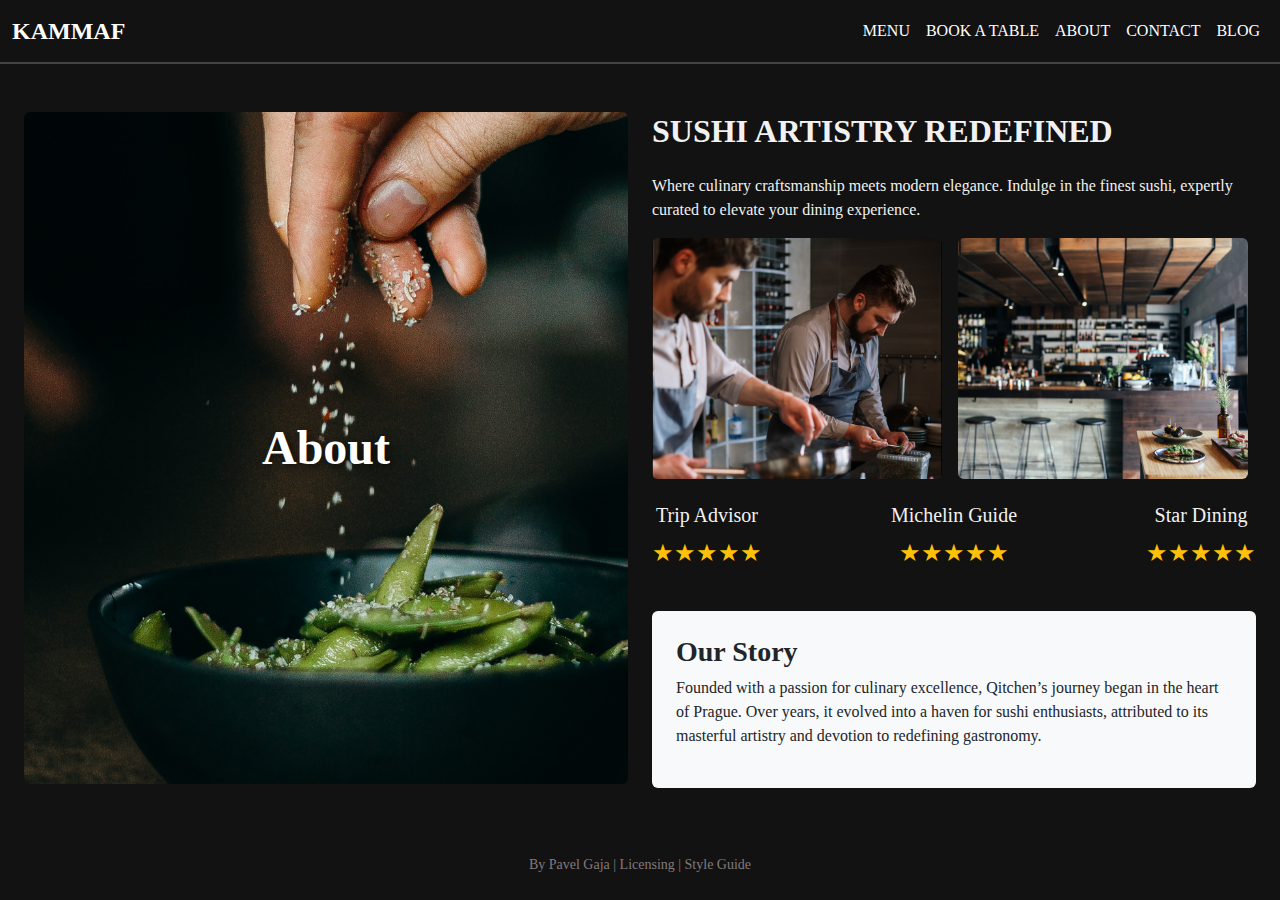
<file: about.html>
<!DOCTYPE html>
<html lang="en">
<head>
  <meta charset="UTF-8">
  <meta name="viewport" content="width=device-width, initial-scale=1.0">
  <title>Qitchen - About</title>
  <link
    href="https://cdn.jsdelivr.net/npm/bootstrap@5.3.0-alpha1/dist/css/bootstrap.min.css"
    rel="stylesheet"
  >
  <link rel="stylesheet" href="aboutStyles.css">
  <style>
    .position-relative {
      position: relative;
    }

    .about-text {
      position: absolute;
      top: 50%;
      left: 50%;
      transform: translate(-50%, -50%);
      color: white;
      font-size: 3rem;
      font-weight: bold;
      z-index: 10;
      text-shadow: 2px 2px 8px rgba(0, 0, 0, 0.7);
    }

    .img-fluid {
      position: relative;
      z-index: 1;
    }
  </style>
</head>
<body>
  <!-- Navbar -->
  <header class="header navbar navbar-expand-lg navbar-dark bg-dark">
    <div class="container-fluid">
        <a class="navbar-brand" href="index.html">KAMMAF</a>
        <button class="navbar-toggler" type="button" data-bs-toggle="collapse" data-bs-target="#navbarNav">
            <span class="navbar-toggler-icon"></span>
        </button>
        <div class="collapse navbar-collapse" id="navbarNav">
            <ul class="navbar-nav ms-auto">
                <li class="nav-item"><a class="nav-link" href="menu.html">Menu</a></li>
                <li class="nav-item"><a class="nav-link" href="Rezervim.html">Book a Table</a></li>
                <li class="nav-item"><a class="nav-link" href="about.html">About</a></li>
                <li class="nav-item"><a class="nav-link" href="contact.html">Contact</a></li>
                <li class="nav-item"><a class="nav-link" href="blogindex.html">Blog</a></li>
            </ul>
        </div>
    </div>
</header>

  <!-- Main Content -->
  <div class="container-fluid px-4 py-5 bg-dark text-light">
    <div class="row align-items-start">
      <!-- Left Section -->
      <div class="col-lg-6 position-relative text-center text-lg-start">
        <h1 class="about-text">About</h1> <!-- Positioned directly on the image -->
        <img src="image.png" alt="Food Image" class="img-fluid rounded w-100">
      </div>
      

      <!-- Right Section -->
      <div class="col-lg-6">
        <!-- Title -->
        <h2 class="text-uppercase mb-4">Sushi Artistry Redefined</h2>
        <p>Where culinary craftsmanship meets modern elegance. Indulge in the finest sushi, expertly curated to elevate your dining experience.</p>

        <!-- Two Images Side by Side -->
        <div class="d-flex gap-3 mb-4">
          <img src="image1.png" alt="Interior Image" class="rounded" style="width: 48%; height: auto;">
          <img src="image2.png" alt="Interior Image" class="rounded" style="width: 48%; height: auto;">
        </div>

        <!-- Highlights Section -->
       <div class="d-flex justify-content-between text-center mb-4">
  <div>
    <h5>Trip Advisor</h5>
    <p style="color: #ffc107; font-size: 1.5rem;">★★★★★</p><!-- Yellow stars -->
  </div>
  <div>
    <h5>Michelin Guide</h5>
    <p style="color: #ffc107; font-size: 1.5rem;">★★★★★</p> <!-- Yellow stars -->
  </div>
  <div>
    <h5>Star Dining</h5>
    <p style="color: #ffc107; font-size: 1.5rem;">★★★★★</p> <!-- Yellow stars -->
  </div>
</div>

        <!-- Our Story -->
        <div class="bg-light text-dark p-4 rounded">
          <h3>Our Story</h3>
          <p>Founded with a passion for culinary excellence, Qitchen’s journey began in the heart of Prague. Over years, it evolved into a haven for sushi enthusiasts, attributed to its masterful artistry and devotion to redefining gastronomy.</p>
        </div>
      </div>
    </div>
  </div>

  <!-- Footer -->
  <footer class="bg-dark text-light text-center py-3">
    <small>By Pavel Gaja | Licensing | Style Guide</small>
  </footer>

  <script src="https://cdn.jsdelivr.net/npm/bootstrap@5.3.0-alpha1/dist/js/bootstrap.bundle.min.js"></script>
</body>
</html>
</file>
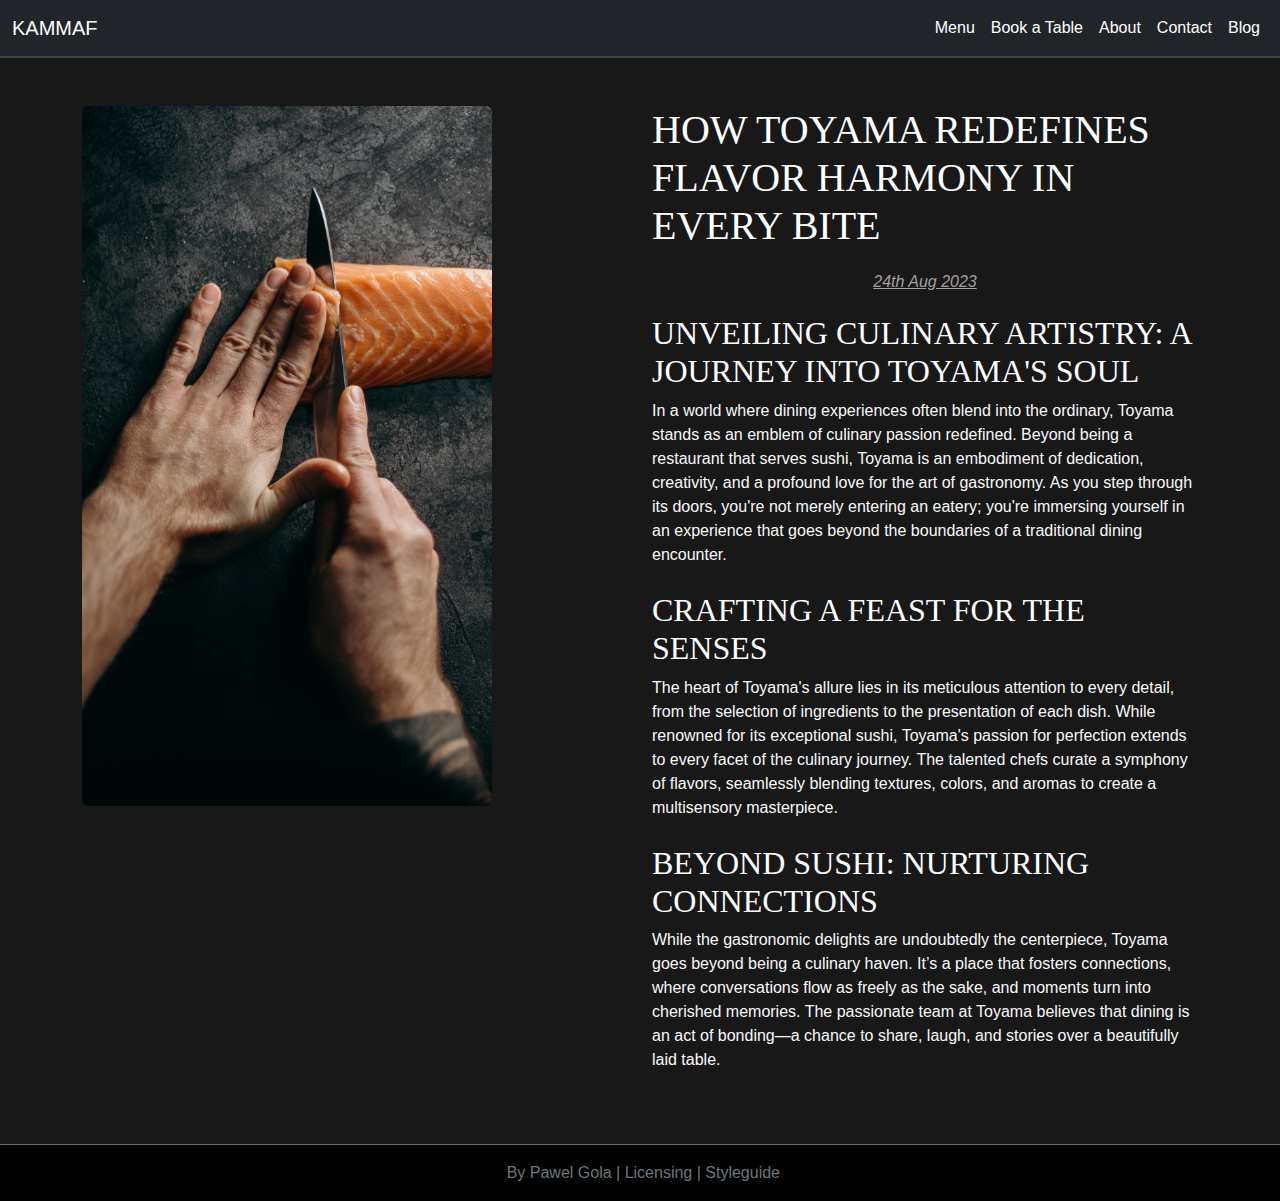
<file: blogindex.html>
<!DOCTYPE html>
<html lang="en">
<head>
  <meta charset="UTF-8">
  <meta name="viewport" content="width=device-width, initial-scale=1.0">
  <title>Toyama</title>
  <link href="https://cdn.jsdelivr.net/npm/bootstrap@5.3.2/dist/css/bootstrap.min.css" rel="stylesheet">
  <link rel="stylesheet" href="blogstyles.css">
</head>
<body>
 
  <header class="header navbar navbar-expand-lg navbar-dark bg-dark">
    <div class="container-fluid">
        <a class="navbar-brand" href="index.html">KAMMAF</a>
        <button class="navbar-toggler" type="button" data-bs-toggle="collapse" data-bs-target="#navbarNav">
            <span class="navbar-toggler-icon"></span>
        </button>
        <div class="collapse navbar-collapse" id="navbarNav">
            <ul class="navbar-nav ms-auto">
                <li class="nav-item"><a class="nav-link" href="menu.html">Menu</a></li>
                <li class="nav-item"><a class="nav-link" href="Rezervim.html">Book a Table</a></li>
                <li class="nav-item"><a class="nav-link" href="about.html">About</a></li>
                <li class="nav-item"><a class="nav-link" href="contact.html">Contact</a></li>
                <li class="nav-item"><a class="nav-link" href="blogindex.html">Blog</a></li>
            </ul>
        </div>
    </div>
</header>

  
  <main class="container my-5">
    <div class="row">
     
      <div class="col-md-6">
        <img src="salmon.jpg" alt="Chef preparing salmon" class="img-fluid rounded">
      </div>
      <div class="col-md-6">
        <h1 class="text-white">How Toyama Redefines Flavor Harmony in Every Bite</h1>
        <p class="date">24th Aug 2023</p>

        <section class="mb-4">
          <h2 class="text-white">Unveiling Culinary Artistry: A Journey into Toyama's Soul</h2>
          <p class="text-light">
            In a world where dining experiences often blend into the ordinary, Toyama stands as an emblem of culinary passion redefined. Beyond being a restaurant that serves sushi, Toyama is an embodiment of dedication, creativity, and a profound love for the art of gastronomy.
            As you step through its doors, you're not merely entering an eatery; you're immersing yourself in an experience that goes beyond the boundaries of a traditional dining encounter.
          </p>
        </section>

        <section class="mb-4">
          <h2 class="text-white">Crafting a Feast for the Senses</h2>
          <p class="text-light">
            The heart of Toyama's allure lies in its meticulous attention to every detail, from the selection of ingredients to the presentation of each dish.
            While renowned for its exceptional sushi, Toyama's passion for perfection extends to every facet of the culinary journey. The talented chefs curate a symphony of flavors, seamlessly blending textures, colors, and aromas to create a multisensory masterpiece.
          </p>
        </section>

        <section class="mb-4">
          <h2 class="text-white">Beyond Sushi: Nurturing Connections</h2>
          <p class="text-light">
            While the gastronomic delights are undoubtedly the centerpiece, Toyama goes beyond being a culinary haven. It’s a place that fosters connections, where conversations flow as freely as the sake, and moments turn into cherished memories.
            The passionate team at Toyama believes that dining is an act of bonding—a chance to share, laugh, and stories over a beautifully laid table.
          </p>
        </section>
      </div>
    </div>
  </main>

  
    <footer class="text-center py-3 border-top border-secondary mt-5">
        <p class="text-secondary fs-6 mb-0">By Pawel Gola | Licensing | Styleguide</p>
    </footer>
  <script src="https://cdn.jsdelivr.net/npm/bootstrap@5.3.2/dist/js/bootstrap.bundle.min.js"></script>
</body>
</html>
</file>
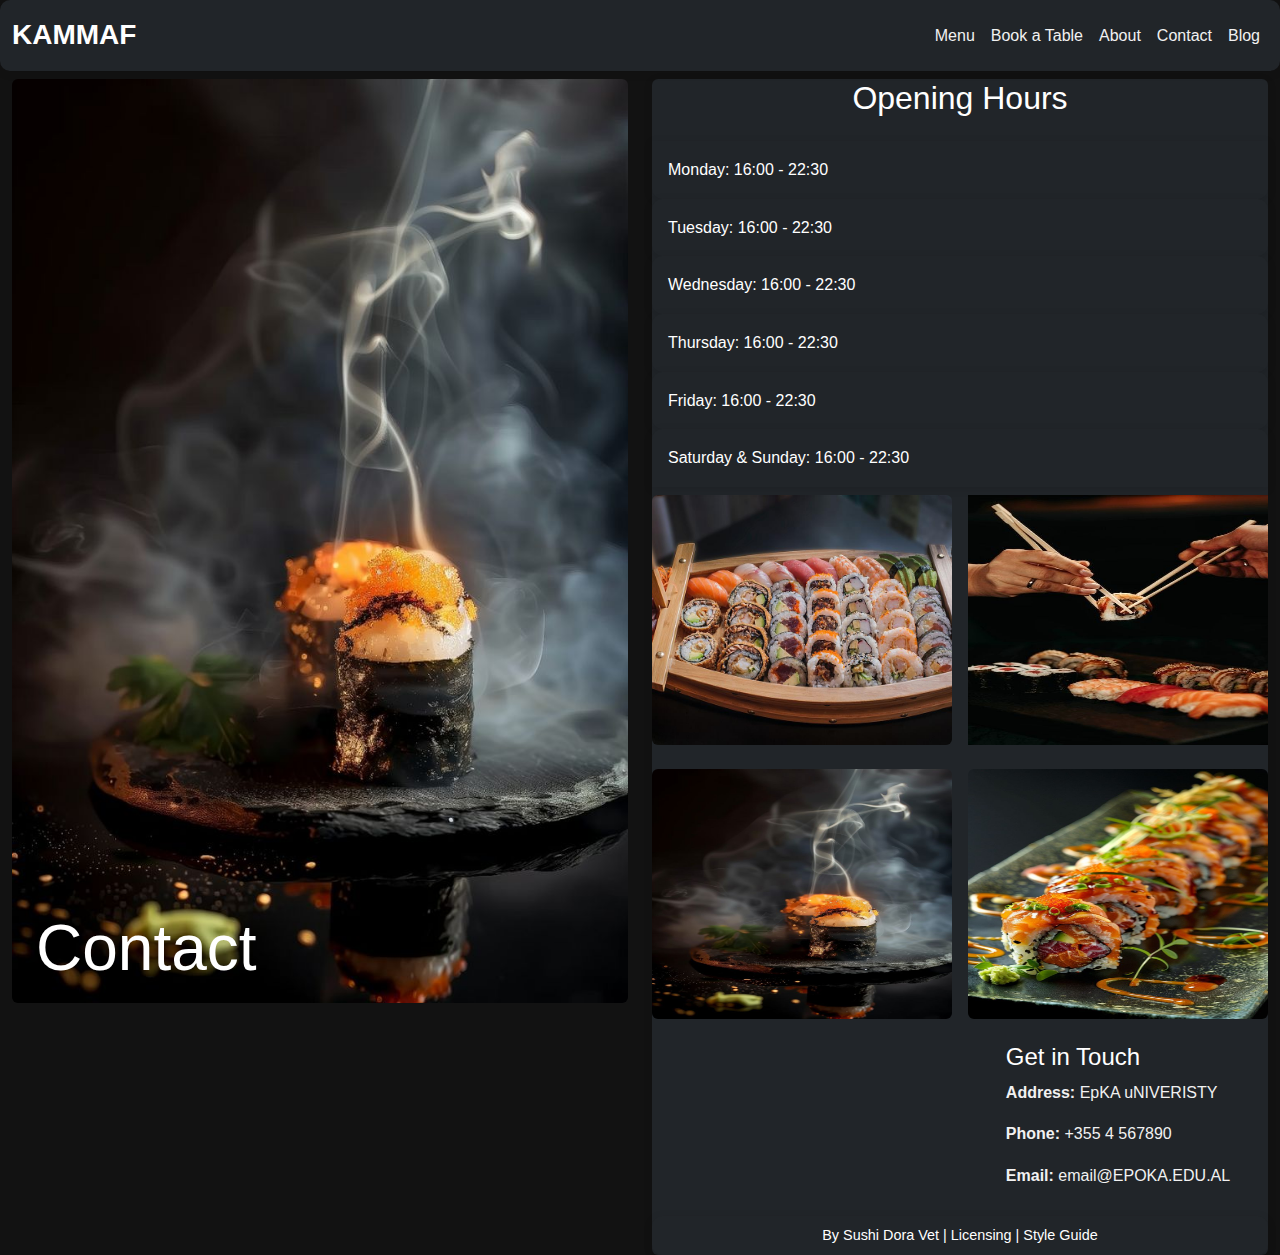
<file: contact.html>
<!DOCTYPE html>
<html lang="en">

<head>
    <meta charset="UTF-8">
    <meta name="viewport" content="width=device-width, initial-scale=1.0">
    <title>Grupi Contact Page</title>
    <!-- Bootstrap CSS -->
    <link href="https://cdn.jsdelivr.net/npm/bootstrap@5.3.0-alpha3/dist/css/bootstrap.min.css" rel="stylesheet">
    <!-- Custom CSS -->
    <link rel="stylesheet" href="contactstyle.css">
</head>

<body>
    <div class="page-container">
        <!-- Header Section -->
        <header class="header navbar navbar-expand-lg navbar-dark bg-dark">
            <div class="container-fluid">
                <a class="navbar-brand" href="index.html">KAMMAF</a>
                <button class="navbar-toggler" type="button" data-bs-toggle="collapse" data-bs-target="#navbarNav">
                    <span class="navbar-toggler-icon"></span>
                </button>
                <div class="collapse navbar-collapse" id="navbarNav">
                    <ul class="navbar-nav ms-auto">
                        <li class="nav-item"><a class="nav-link" href="menu.html">Menu</a></li>
                        <li class="nav-item"><a class="nav-link" href="Rezervim.html">Book a Table</a></li>
                        <li class="nav-item"><a class="nav-link" href="about.html">About</a></li>
                        <li class="nav-item"><a class="nav-link" href="contact.html">Contact</a></li>
                        <li class="nav-item"><a class="nav-link" href="blogindex.html">Blog</a></li>
                    </ul>
                </div>
            </div>
        </header>
        <main class="main-content container-fluid mt-2">
            <div class="row g-4">
                <!-- Left Section -->
                <div class="col-md-6">
                    <div class="position-relative">
                        <img src="Sushi.jpeg" class="img-fluid rounded" alt="Dish">
                        <h1 class="text-white position-absolute bottom-0 start-0 ms-4 mb-3 display-3">Contact</h1>
                    </div>
                </div>

                <!-- Right Section -->
                <div class="col-md-6">
                    <div class="bg-dark rounded">
                        <!-- Opening Hours -->
                        <h2 class="opening-hour-margin text-center text-white mb-4">Opening Hours</h2>
                        <ul class="list-group list-group-flush">
                            <li class="listNEW list-group-item bg-dark text-white border-0">
                                <a href="#" class="text-white text-decoration-none opening-hour">Monday: 16:00 -
                                    22:30</a>
                            </li>
                            <li class="listNEW list-group-item bg-dark text-white border-0">
                                <a href="#" class="text-white text-decoration-none opening-hour">Tuesday: 16:00 -
                                    22:30</a>
                            </li>
                            <li class="listNEW list-group-item bg-dark text-white border-0">
                                <a href="#" class="text-white text-decoration-none opening-hour">Wednesday: 16:00 -
                                    22:30</a>
                            </li>
                            <li class="listNEW list-group-item bg-dark text-white border-0">
                                <a href="#" class="text-white text-decoration-none opening-hour">Thursday: 16:00 -
                                    22:30</a>
                            </li>
                            <li class="listNEW list-group-item bg-dark text-white border-0">
                                <a href="#" class="text-white text-decoration-none opening-hour">Friday: 16:00 -
                                    22:30</a>
                            </li>
                            <li class="listNEW list-group-item bg-dark text-white border-0">
                                <a href="#" class="text-white text-decoration-none opening-hour">Saturday & Sunday:
                                    16:00 -
                                    22:30</a>
                            </li>
                        </ul>

                        <!-- Gallery -->
                        <div class="mt-2">
                            <div class="row g-2 justify-content-center">
                                <div class="col-6"><img src="Shumtemira.jpg" class="img-fluid rounded" alt="Gallery 1">
                                </div>
                                <div class="col-6"><img src="wasushi.jpeg" img-fluid rounded" alt="Gallery 2"></div>
                                <div class="col-6"><img src="Sushi.jpeg" class="img-fluid rounded" alt="Gallery 3">
                                </div>
                                <div class="col-6"><img src="Taste of Japan_ Exquisite Sushi Creations.jpeg"
                                        class="img-fluid rounded" alt="Gallery 4"></div>
                            </div>
                        </div>

                        <!-- Map and Contact -->
                        <div class="map-section mt-4 d-flex justify-content-between">
                            <div class="map-container flex-fill me-3">
                                <div class="embed-responsive embed-responsive-16by9 mb-3">
                                    <iframe
                                        src="https://www.google.com/maps/embed?pb=!1m18!1m12!1m3!1d448.4396796742237!2d19.806305570871552!3d41.33916762003649!2m3!1f0!2f0!3f0!3m2!1i1024!2i768!4f13.1!3m3!1m2!1s0x1350e5b2f32d58ab%3A0xa130dd1556e6f1e3!2sEpoka%20University!5e0!3m2!1sen!2s!4v1693521993233!5m2!1sen!2s"
                                        class="embed-responsive-item rounded" allowfullscreen></iframe>
                                </div>
                            </div>
                            <div class="contact-details flex-fill">
                                <h4 class="text-white">Get in Touch</h4>
                                <p><strong>Address:</strong> EpKA uNIVERISTY</p>
                                <p><strong>Phone:</strong> +355 4 567890</p>
                                <p><strong>Email:</strong> email@EPOKA.EDU.AL</p>
                            </div>
                        </div>


                        <!-- Footer -->
                        <footer class="footer bg-dark text-white text-center py-2">
                            <p>By Sushi Dora Vet | Licensing | Style Guide</p>
                        </footer>
                    </div>
                </div>
            </div>

        </main>

        <!-- Main Section -->


        <!-- Bootstrap JS -->
        <script src="https://cdn.jsdelivr.net/npm/bootstrap@5.3.0-alpha3/dist/js/bootstrap.bundle.min.js"></script>
</body>

</html>
</file>
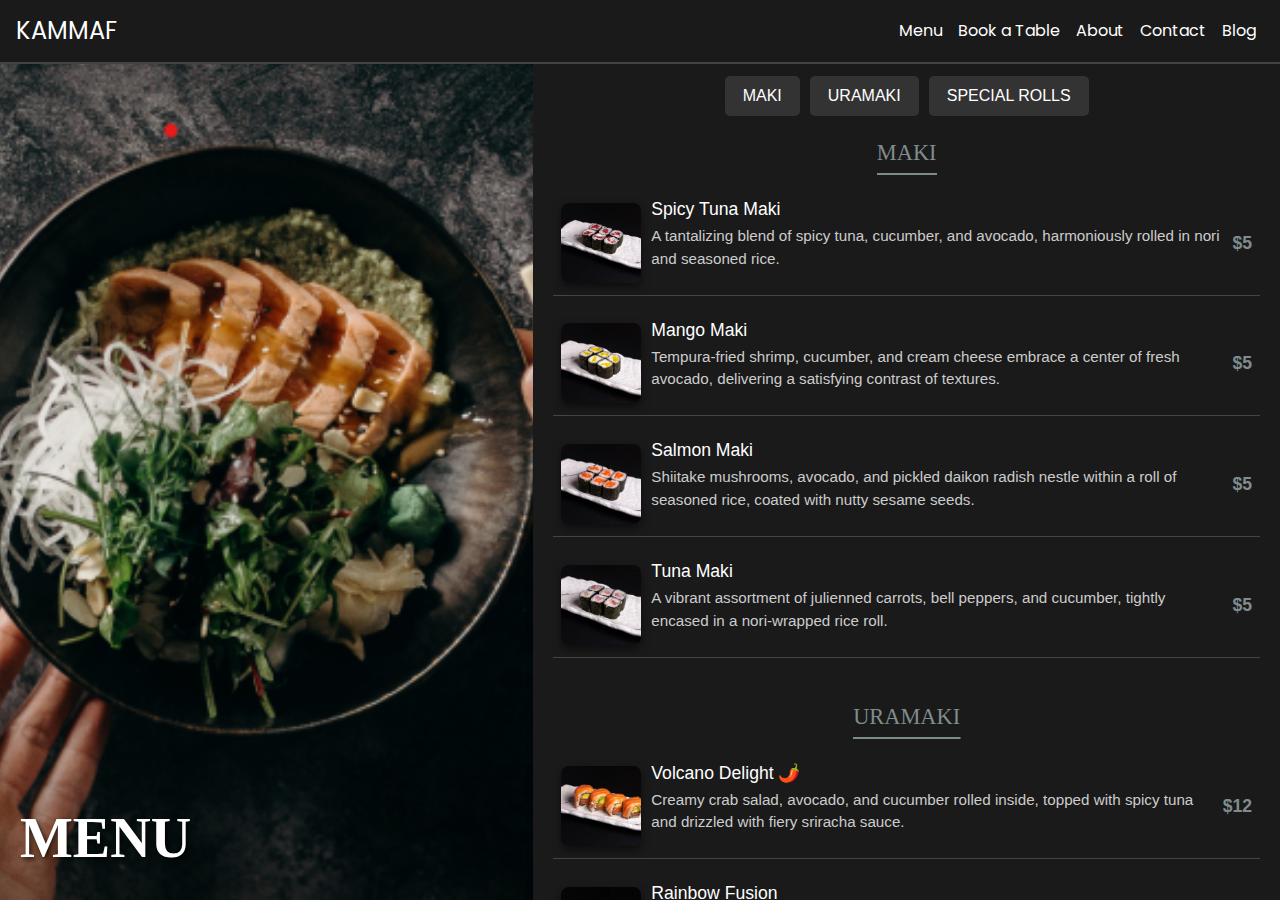
<file: menu.html>
<!DOCTYPE html>
<html lang="en">
<head>
    <meta charset="UTF-8">
    <meta name="viewport" content="width=device-width, initial-scale=1.0">
    <title>KAMAF | Menu</title>
    <link rel="icon" href="path/to/icon.png">
    <link rel="stylesheet" href="https://stackpath.bootstrapcdn.com/bootstrap/4.5.2/css/bootstrap.min.css">
    <link href="https://fonts.googleapis.com/css2?family=Poppins:wght@300;400;600&family=Playfair+Display:wght@400;700&display=swap" rel="stylesheet">
    <link rel="stylesheet" href="menustyles.css">
</head>
<body>
    <nav class="navbar navbar-expand-lg navbar-dark fixed-top">
        <a class="navbar-brand" href="index.html">KAMMAF</a>
        <button class="navbar-toggler" type="button" data-toggle="collapse" data-target="#navbarNav" aria-controls="navbarNav" aria-expanded="false" aria-label="Toggle navigation">
            <span class="navbar-toggler-icon"></span>
        </button>
        <div class="collapse navbar-collapse" id="navbarNav">
            <ul class="navbar-nav ml-auto">
                <li class="nav-item">
                    <a class="nav-link" href="menu.html">Menu</a>
                </li>
    <li class="nav-item">
                    <a class="nav-link" href="Rezervim.html">Book a Table</a>
                </li>
                <li class="nav-item">
                    <a class="nav-link" href="about.html">About</a>
                </li>
    <li class="nav-item">
                    <a class="nav-link" href="contact.html">Contact</a>
                </li>
                <li class="nav-item">
                    <a class="nav-link" href="blogindex.html">Blog</a>
                </li>
            </ul>
        </div>
    </nav>
    <div class="container-fluid">
        <div class="row">
            
            <div class="col-md-5 left-part d-flex align-items-center">
                <div class="overlay-text">MENU</div>
            </div>
    
            <div class="col-md-7 right-part">
                <div class="button-group mb-4">
                    <button class="btn btn-category" onclick="scrollToCategory('maki')">MAKI</button>
                    <button class="btn btn-category" onclick="scrollToCategory('uramaki')">URAMAKI</button>
                    <button class="btn btn-category" onclick="scrollToCategory('special-rolls')">SPECIAL ROLLS</button>
                </div>

                <div id="maki" class="menu-category">
                    <h2>MAKI</h2>
                    <div class="menu-item">
                        <img src="images/sushi1.png" alt="Spicy Tuna Maki">
                        <div class="description">
                            <h4>Spicy Tuna Maki</h4>
                            <p>A tantalizing blend of spicy tuna, cucumber, and avocado, harmoniously rolled in nori and seasoned rice.</p>
                        </div>
                        <div class="price">$5</div>
                    </div>
                    <div class="menu-item">
                        <img src="images/sushi2.png" alt="Mango Maki">
                        <div class="description">
                            <h4>Mango Maki</h4>
                            <p>Tempura-fried shrimp, cucumber, and cream cheese embrace a center of fresh avocado, delivering a satisfying contrast of textures.</p>
                        </div>
                        <div class="price">$5</div>
                    </div>
                    <div class="menu-item">
                        <img src="images/sushi3.png" alt="Salmon Maki">
                        <div class="description">
                            <h4>Salmon Maki</h4>
                            <p>Shiitake mushrooms, avocado, and pickled daikon radish nestle within a roll of seasoned rice, coated with nutty sesame seeds.</p>
                        </div>
                        <div class="price">$5</div>
                    </div>
                    <div class="menu-item">
                        <img src="images/sushi4.png" alt="Tuna Maki">
                        <div class="description">
                            <h4>Tuna Maki</h4>
                            <p>A vibrant assortment of julienned carrots, bell peppers, and cucumber, tightly encased in a nori-wrapped rice roll.</p>
                        </div>
                        <div class="price">$5</div>
                    </div>
                </div>
                
                <div id="uramaki" class="menu-category">
                    <h2>URAMAKI</h2>
                    <div class="menu-item">
                        <img src="images/sushi5.png" alt="Volcano Delight">
                        <div class="description">
                            <h4>Volcano Delight 🌶️</h4>
                            <p>Creamy crab salad, avocado, and cucumber rolled inside, topped with spicy tuna and drizzled with fiery sriracha sauce.</p>
                        </div>
                        <div class="price">$12</div>
                    </div>
                    <div class="menu-item">
                        <img src="images/sushi6.png" alt="Rainbow Fusion">
                        <div class="description">
                            <h4>Rainbow Fusion</h4>
                            <p>A colorful blend of fresh tuna, salmon, yellowtail, and avocado, enveloping a core of cucumber and crab stick.</p>
                        </div>
                        <div class="price">$12</div>
                    </div>
                    <div class="menu-item">
                        <img src="images/sushi7.png" alt="Dragon Elegance">
                        <div class="description">
                            <h4>Dragon Elegance</h4>
                            <p>Grilled eel and avocado nestled within the roll, draped with slices of ripe avocado resembling dragon scales.</p>
                        </div>
                        <div class="price">$12</div>
                    </div>
                    <div class="menu-item">
                        <img src="images/sushi8.png" alt="Sunset Serenity">
                        <div class="description">
                            <h4>Sunset Serenity</h4>
                            <p>Tempura shrimp, cucumber, and spicy mayo embraced by a roll of soy paper, crowned with slices of creamy mango.</p>
                        </div>
                        <div class="price">$12</div>
                    </div>
                    <div class="menu-item">
                        <img src="images/sushi9.png" alt="Mystic Garden">
                        <div class="description">
                            <h4>Mystic Garden</h4>
                            <p>Shiitake mushrooms, asparagus, and cucumber intermingle with crispy tempura bits, blanketed by a layer of sesame seeds.</p>
                        </div>
                        <div class="price">$12</div>
                    </div>
                    <div class="menu-item">
                        <img src="images/sushi10.png" alt="Ocean Breeze">
                        <div class="description">
                            <h4>Ocean Breeze</h4>
                            <p>A medley of fresh shrimp, crab stick, and avocado, laced with a gentle touch of zesty yuzu-infused tobiko.</p>
                        </div>
                        <div class="price">$12</div>
                    </div>
                    <div class="menu-item">
                        <img src="images/sushi11.png" alt="Tokyo Blossom">
                        <div class="description">
                            <h4>Tokyo Blossom</h4>
                            <p>Delicate pink soy paper envelopes a blend of tuna, crab stick, and cucumber, embellished with edible flower petals.</p>
                        </div>
                        <div class="price">$12</div>
                    </div>
                </div>
                
                <div id="special-rolls" class="menu-category">
                    <h2>SPECIAL ROLLS</h2>
                    <div class="menu-item">
                        <img src="images/sushi12.png" alt="Sunrise Bliss">
                        <div class="description">
                            <h4>Sunrise Bliss</h4>
                            <p>A delicate combination of fresh salmon, cream cheese, and asparagus, rolled in orange-hued tobiko for a burst of sunrise-inspired flavors.</p>
                        </div>
                        <div class="price">$16</div>
                    </div>
                    <div class="menu-item">
                        <img src="images/sushi13.png" alt="Mango Tango Fusion">
                        <div class="description">
                            <h4>Mango Tango Fusion</h4>
                            <p>Tempura shrimp, cucumber, and avocado dance alongside sweet mango slices, drizzled with a tangy mango sauce.</p>
                        </div>
                        <div class="price">$16</div>
                    </div>
                    <div class="menu-item">
                        <img src="images/sushi14.png" alt="Truffle Indulgence">
                        <div class="description">
                            <h4>Truffle Indulgence</h4>
                            <p>Decadent slices of black truffle grace a roll of succulent wagyu beef, cucumber, and microgreens, culminating in an exquisite umami symphony.</p>
                        </div>
                        <div class="price">$16</div>
                    </div>
                    <div class="menu-item">
                        <img src="images/sushi15.png" alt="Pacific Firecracker">
                        <div class="description">
                            <h4>Pacific Firecracker</h4>
                            <p>Spicy crab salad, tempura shrimp, and jalapeño peppers combine in a fiery ensemble, accented with a chili-infused aioli.</p>
                        </div>
                        <div class="price">$18</div>
                    </div>
                </div>
                
            </div>
        </div>
    </div>
<script src="script.js"></script>
</body>
</html>
</file>
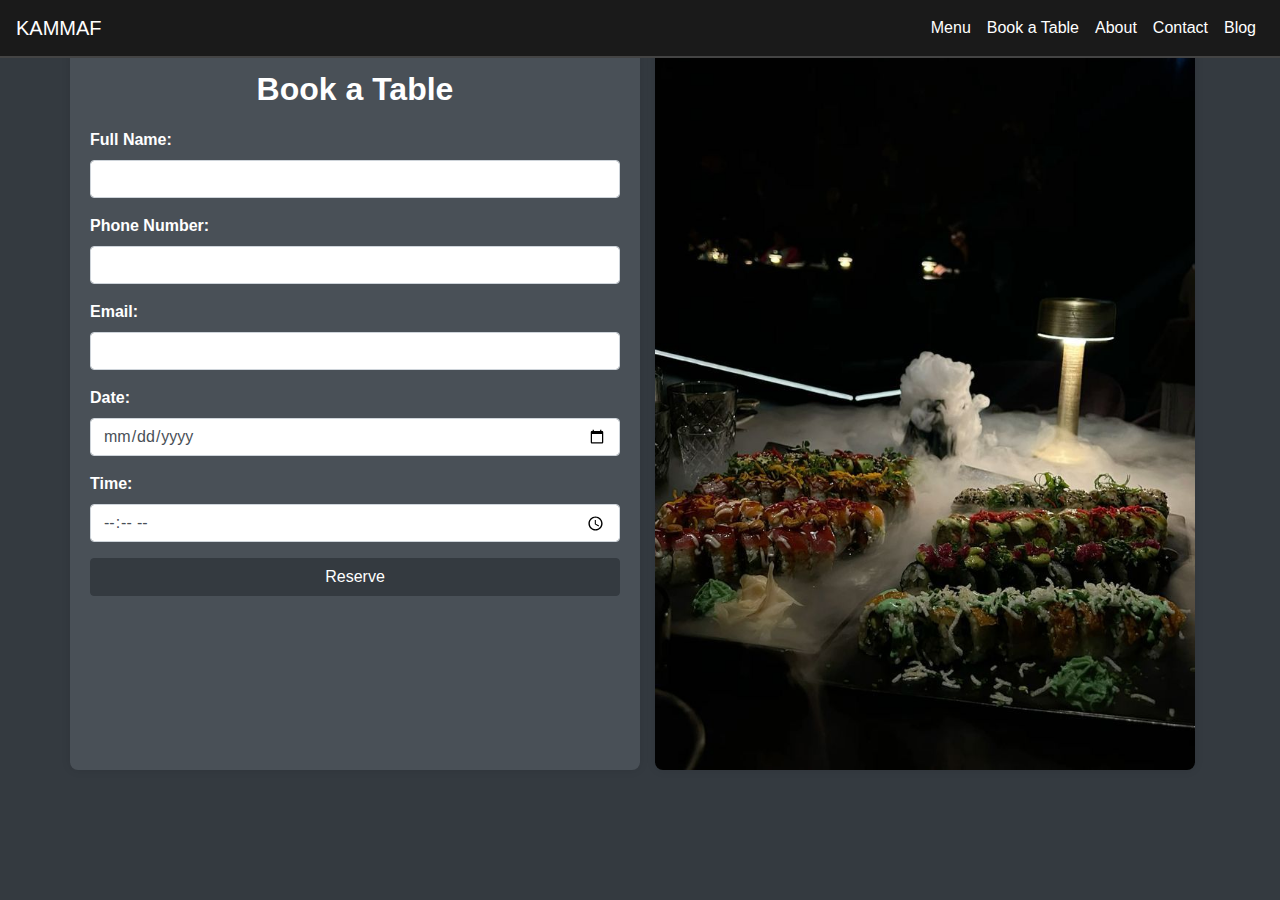
<file: Rezervim.html>
<!DOCTYPE html>
<html lang="en">
<head>
    <meta charset="UTF-8"> <!-- The character encoding -->
    <meta name="viewport" content="width=device-width, initial-scale=1.0"> <!--Scale for mobile-->
    <title>Book a Table</title> 
    <link rel="stylesheet" href="https://maxcdn.bootstrapcdn.com/bootstrap/4.5.2/css/bootstrap.min.css"> <!-- Bootstrap CSS -->
    <link rel="stylesheet" href="rezervimstyles.css"> <!-- Our custom CSS -->
</head>
<body>
    <nav class="navbar navbar-expand-lg navbar-dark fixed-top">
        <a class="navbar-brand" href="index.html">KAMMAF</a>
        <button class="navbar-toggler" type="button" data-toggle="collapse" data-target="#navbarNav" aria-controls="navbarNav" aria-expanded="false" aria-label="Toggle navigation">
            <span class="navbar-toggler-icon"></span>
        </button>
        <div class="collapse navbar-collapse" id="navbarNav">
            <ul class="navbar-nav ml-auto">
                <li class="nav-item">
                    <a class="nav-link" href="menu.html">Menu</a>
                </li>
    <li class="nav-item">
                    <a class="nav-link" href="Rezervim.html">Book a Table</a>
                </li>
                <li class="nav-item">
                    <a class="nav-link" href="about.html">About</a>
                </li>
    <li class="nav-item">
                    <a class="nav-link" href="contact.html">Contact</a>
                </li>
                <li class="nav-item">
                    <a class="nav-link" href="blogindex.html">Blog</a>
                </li>
            </ul>
        </div>
    </nav>
    <div class="container">
        <div class="row">
            <div class="col-md-6 form-container"> <!-- Left half for form -->
                <h2><b> Book a Table </b></h2>
                <form id="reservationForm">
                    <div class="form-group">
                        <label for="name"><b>Full Name:</b></label>
                        <input type="text" class="form-control" id="name" name="name" required>
                    </div>
                    <div class="form-group">
                        <label for="phone"><b>Phone Number:</b></label>
                        <input type="tel" class="form-control" id="phone" name="phone" pattern="[0-9]{10}" title="Enter a 10-digit phone number." required>
                    </div>
                    <div class="form-group">
                        <label for="email"><b>Email:</b></label>
                        <input type="email" class="form-control" id="email" name="email" required>
                    </div>
                    <div class="form-group">
                        <label for="date"><b>Date:</b></label>
                        <input type="date" class="form-control" id="date" name="date" required>
                    </div>
                    <div class="form-group">
                        <label for="time"><b>Time:</b></label>
                        <input type="time" class="form-control" id="time" name="time" required>
                    </div>
                    <button type="submit" class="btn btn-primary">Reserve</button>
                </form>
                <div id="form-feedback" class="mt-3"></div> <!-- placeholder for feedback -->
            </div>
            <div class="col-md-6 photo-container"> <!-- the right half is for the photo -->
                <img src="img/FOTOWEB.jpeg" alt="Reservation" class="img-fluid"> <!--the image we will use on the right-->
            </div>
        </div>
    </div>

    <script src="Rezervim.js"></script> <!-- we link the external .js file -->
</body>
</html>
</file>
<file: aboutStyles.css>
body {
    font-family: 'Times New Roman', Times, serif;
    background-color: #121212;
    color: #f1f1f1;
  }
  
  .navbar {
    background-color: #1a1a1a; 
    border-bottom: 2px solid #444; 
}

.navbar-brand, .nav-link {
    color: #fff !important;
    transition: color 0.3s ease-in-out; /* Smooth color transition */
}

.nav-link:hover, .nav-link:focus, .nav-item.active .nav-link {
    color: #ff6f61 !important; 
    text-decoration: none; 
}

.nav-item.active .nav-link {
    text-decoration: underline; 
}

  h1, h2, h3 {
    font-family: timrs 'Times New Roman', Times, serif;
    font-weight: bold;
  }
  
  .navbar-brand {
    font-size: 1.5rem;
    font-weight: bold;
  }
  
  .nav-link {
    font-size: 1rem;
    text-transform: uppercase;
  }
  
  .bg-dark {
    background-color: #121212 !important;
  }
  
  .text-light {
    color: #f1f1f1 !important;
  }
  
  /* About Section */
  img {
    object-fit: cover;
  }
  
  p {
    font-size: 1rem;
    line-height: 1.5;
  }
  
  footer small {
    color: #837a7a;
  }
</file>
<file: blogstyles.css>
body {
    background-color: #181818;
    color: #f4f4f4;
    font-family: 'Arial', sans-serif;
    margin: 0;
    padding: 0;
  }
  
  .header .logo {
    font-size: 24px;
    font-weight: bold;
  }
  
  .nav a:hover {
    text-decoration: underline;
  }
  
  h1, h2 {
    font-family: 'Times New Roman', serif;
    text-transform: uppercase;
  }
  
  footer a:hover {
    text-decoration: underline;
  }
  
  .main-content {
    display: flex;
    flex-wrap: wrap;
    max-width: 1200px;
    margin: 40px auto;
    padding: 20px;
  }
  
  .col-md-6 img {
    width: 75%; /* Adjust the width as needed */
    max-width: 550px; /* Limit the maximum size */
    height: 700px; /* Maintain the aspect ratio */
    object-fit: cover; /* Ensure the image doesn't get distorted */
    border-radius: 30px; /* Keep the rounded edges */
  }
  
  
  .right-text {
    flex: 2;
    padding-left: 40px;
  }
  
  .right-text h1 {
    font-size: 36px;
    margin-bottom: 10px;
    font-family: 'Times New Roman', serif;
    color: #f4f4f4;
  }
  
  .date {
  display: flex;
  justify-content: center; 
  align-items: center; 
  font-style: italic;
  text-decoration: underline;
  color: #a39f9f;
  margin: 20px 0; 
  text-align: center; 
}
  
  .section {
    margin-bottom: 30px;
  }
  
  .section h2 {
    font-size: 24px;
    margin-bottom: 10px;
  }
  
  .section p {
    line-height: 1.6;
    margin-bottom: 10px;
  }
  
footer {
    display: flex;
    justify-content: flex-end; 
    padding: 500px;
    background-color: #000000;
    color: #888;
  }
  
  footer a {
    color: #f4f4f4;
    text-decoration: none;
    margin-left: 10px;
  }
  
  footer a:hover {
    text-decoration: underline;
  }
  .navbar {
    background-color: #1a1a1a; 
    border-bottom: 2px solid #444; 
}

.navbar-brand, .nav-link {
    color: #fff !important;
    transition: color 0.3s ease-in-out; /* Smooth color transition */
}

.nav-link:hover, .nav-link:focus, .nav-item.active .nav-link {
    color: #ff6f61 !important; 
    text-decoration: none; 
}

.nav-item.active .nav-link {
    text-decoration: underline; 
}
</file>
<file: contactstyle.css>
/* General body styling */
body {
  font-family: 'Segoe UI', Tahoma, Geneva, Verdana, sans-serif;
  background-color: #121212;
  color: #f1f1f1;
  line-height: 1.6;
}

/* Header styling */
.navbar {
  box-shadow: 0 4px 8px rgba(0, 0, 0, 0.1);
}

.navbar-brand {
  font-weight: bold;
  font-size: 1.75rem;
}

.navbar-nav .nav-link {
  color: #f1f1f1 !important;
  transition: color 0.3s ease-in-out;
}

.navbar-nav .nav-link:hover {
  color: #ffb400 !important;
}

/* Main Section */
.main-section {
  padding: 3rem 0;
}

.position-relative img {
  object-fit: cover;
  height: 100%;
  width: 100%;
  border-radius: 15px;
}

/* Right section container */
.bg-dark {
  background-color: #1e1e1e;
  border-radius: 10px;
  box-shadow: 0 2px 10px rgba(0, 0, 0, 0.1);
}

.list-group-item {
  border: none;
  background-color: #1e1e1e;
  color: #dcdcdc;
  font-size: 1rem;
}

.list-group-item:hover {
  background-color: #292929;
}

/* Gallery section */
.gallery img {
  width: 100%; /* Full width of the column */
  height: 150px; /* Set the height to ensure uniform size */
  object-fit: cover; /* Maintain aspect ratio without distortion */
  border-radius: 10px;
  transition: transform 0.3s;
}

.gallery img:hover {
  transform: scale(1.05);
}

/* Adjust the gallery container */
.row.g-2 {
  display: flex;
  flex-wrap: wrap;
  gap: 0.5rem; /* Reduce the gap between images */
}

.col-6 {
  flex: 1 1 48%; /* Width for two columns */
  max-width: 48%; /* Ensure it doesn't exceed half */
  padding: 0; /* Remove padding to make images closer */
}

/* Ensure images within columns are consistent */
.col-6 img {
  display: block;
  width: 100%; /* Full width of the column */
  height: 250px; /* Set the height to match */
}

/* Optional: Adjust for smaller screens */
@media (max-width: 768px) {
  .gallery img {
      height: 0px; /* Adjust for smaller screens */
  }
}

/* Ensure gallery container has equal width for 2x2 layout */
.row.g-2 {
  display: flex;
  flex-wrap: wrap;
  gap: 1rem;
}

.col-6 {
  flex: 1 1 48%; /* Adjust width for two columns */
  max-width: 48%; /* Make sure it doesn't exceed half */
}

@media (max-width: 168px) {
  .gallery img {
      height: 100px; /* Adjust for smaller screens */
  }
}

/* Footer */
footer {
  background-color: #1e1e1e;
  box-shadow: 0 -2px 8px rgba(0, 0, 0, 0.1);
  color: #dcdcdc;
}

footer p {
  margin: 0;
  font-size: 0.9rem;
}

/* Responsive design */
@media (max-width: 368px) {
  .main-section {
      padding: 2rem 1rem;
  }

  .navbar-toggler {
      border-color: #f1f1f1;
  }

  .navbar-nav {
      text-align: center;
  }
}
/* Styling for clickable opening hours */
.opening-hour {
  display: block;
  padding: 0.5rem 0; /* Adjust padding to fit better */
  transition: background-color 0.3s ease;
}

.opening-hour:hover {
  background-color: #292929; /* Change background on hover */
  text-decoration: underline; /* Add underline on hover */
}

/* Remove default link styling */
.opening-hour:hover {
  color: #ffb400; /* Change text color on hover */
}


/* Optional hover effect */
.list-group-item:hover {
  background-color: #292929;
}
/* Map container */
.map-container {
  flex: 1;
  margin-right: 1rem; /* Space between the map and contact details */
}

/* Contact details */
.contact-details {
  flex: 1;
}

/* Ensure responsive behavior */
@media (max-width: 768px) {
  .d-flex {
      flex-direction: column; /* Stack the map and contact details on smaller screens */
  }

  .map-container, .contact-details {
      margin-right: 0;
      margin-bottom: 1rem; /* Add spacing between the elements when stacked */
  }
}

/* Optional: Add padding or margin to adjust spacing */
.embed-responsive iframe {
  width: 100%;
  height: 100%;
  border-radius: 10px; /* Match the container's rounded corners */
}
</file>
<file: menustyles.css>
/* General Styles */
body {
    font-family: 'Roboto', sans-serif;
    background-color: #0d0d0d; 
    color: #fff; 
    padding-top: 56px;
}

/* Navbar */
.navbar {
    background-color: #1a1a1a; 
    border-bottom: 2px solid #444; 
}

.navbar-brand {
    font-family: 'Poppins', sans-serif; 
    font-size: 1.5em; 
}

.navbar-brand, .nav-link {
    color: #fff !important;
    font-family: 'Poppins', sans-serif; 
    transition: color 0.3s ease-in-out;
}

.nav-link {
    font-size: 1em; 
}

.nav-link:hover, .nav-link:focus, .nav-item.active .nav-link {
    color: #B8B8B8 !important; 
    text-decoration: none;
}

.nav-item.active .nav-link {
    text-decoration: underline;
}

/* Left Part (Menu Header) */
.left-part {
    background-image: url('images/pr_image1.png');
    background-size: cover;
    background-position: center;
    position: relative;
    height: calc(100vh - 56px);
}

.left-part .overlay-text {
    position: absolute;
    bottom: 20px;
    left: 20px;
    font-size: 3.5em; 
    font-weight: bold;
    font-family: 'Merriweather', serif; 
    color: #fff;
    text-shadow: 2px 2px 4px rgba(0, 0, 0, 0.7);
    animation: fadeIn 1s ease-in-out;
}

@keyframes fadeIn {
    from { opacity: 0; }
    to { opacity: 1; }
}

/* Right Part (Menu Items and Categories) */
.right-part {
    padding: 20px;
    background-color: #1a1a1a;
    height: calc(100vh - 56px);
    overflow-y: auto;
    box-shadow: 0 4px 8px rgba(0, 0, 0, 0.1);
    transition: all 0.5s ease-in-out;
}

/* Button Group */
.button-group {
    display: flex;
    justify-content: center;
    margin-bottom: 20px;
    gap: 10px;
}

/* Category Buttons */
.btn-category {
    background-color: #333; 
    color: #fff;
    border: none;
    padding: 8px 18px; 
    font-size: 1em; 
    font-family: 'Roboto', sans-serif; 
    cursor: pointer;
    transition: background-color 0.3s ease-in-out, transform 0.3s ease-in-out;
    border-radius: 5px;
}

.btn-category:hover {
    background-color: #7F8C8D; 
    transform: scale(1.05); 
}

/* Menu Categories */
.menu-category {
    margin-bottom: 30px; 
    text-align: center;
}

.menu-category h2 {
    display: inline-block;
    border-bottom: 2px solid #7F8C8D; 
    padding-bottom: 6px; 
    margin-bottom: 16px; 
    color: #7F8C8D; /* Fixed comment here */
    font-size: 1.4em;
    font-family: 'Merriweather', serif; /* Fixed comment here */
    position: relative;
}

.menu-category h2::after {
    content: '';
    position: absolute;
    bottom: -2px;
    left: 50%;
    width: 100%;
    height: 2px;
    background-color: #7F8C8D;
    transform: translateX(-50%);
    transition: width 0.3s ease-in-out;
}

.menu-category h2:hover::after {
    width: 150%;
}

/* Menu Items - Updated Layout */
.menu-item {
    display: flex;
    align-items: center;
    justify-content: space-between;
    margin-bottom: 16px; 
    padding: 8px; 
    border-bottom: 1px solid #444;
    text-align: left;
    transition: transform 0.3s ease-in-out;
}

.menu-item:hover {
    transform: scale(1.02);
    background-color: #333; 
}

.menu-item img {
    width: 80px; 
    height: 80px; 
    object-fit: cover;
    margin-right: 15px; 
    border-radius: 8px;
    box-shadow: 0 4px 8px rgba(0, 0, 0, 0.5);
}

.menu-item .description {
    flex-grow: 1;
    font-family: 'Roboto', sans-serif;
}

.menu-item .description h4 {
    font-size: 1.1em; 
    margin-bottom: 5px;
    color: #fff;
}

.menu-item .description p {
    font-size: 0.95em; 
    color: #ccc; 
}

.menu-item .price {
    font-size: 1.1em; 
    font-weight: bold;
    color: #7F8C8D; 
}

/* Media Query for Responsive Layout */
@media (min-width: 768px) {
    .menu-item {
        display: grid;
        grid-template-columns: 80px 1fr auto; 
        gap: 10px;
        margin-bottom: 16px;
    }

    .menu-category {
        display: flex;
        flex-direction: column;
        align-items: center;
    }
}

/* Active Category Button */
.btn-category.active {
    background-color: #7F8C8D; 
    color: #fff;
    border: 2px solid #fff;
    transform: scale(1.05);
}
</file>
<file: rezervimstyles.css>
/* Custom CSS for additional styling */
body {
    background-color: #343a40; 
    color: #ffffff; 
}
.navbar {
    background-color: #1a1a1a; 
    border-bottom: 2px solid #444; 
}

.navbar-brand, .nav-link {
    color: #fff !important;
    transition: color 0.3s ease-in-out; /* Smooth color transition */
}

.nav-link:hover, .nav-link:focus, .nav-item.active .nav-link {
    color: #ff6f61 !important; 
    text-decoration: none; 
}

.nav-item.active .nav-link {
    text-decoration: underline; 
}
.container {
    margin-top: 50px; /* For adding space at the top*/
}

.form-container {
    background-color: #495057; 
    padding: 20px; /* Padding inside the form container */
    border-radius: 8px; /* Rounded corners */
    box-shadow: 0 0 10px rgba(0, 0, 0, 0.1); /* To add a "3D effect" via shadows */
}

h2 {
    text-align: center; 
    margin-bottom: 20px; 
}

.btn-primary {
    width: 100%; 
    background-color: #343a40; 
    border-color: #343a40; 
}

.photo-container {
    display: flex;
    justify-content: center;
    align-items: center;
    height: 100%;
}

.photo-container img {
    max-width: 100%;
    border-radius: 8px; /* Rounded corners for the image */
    box-shadow: 0 0 10px rgba(0, 0, 0, 0.1); /* To add a "3D effect" via shadows */
}
</file>
